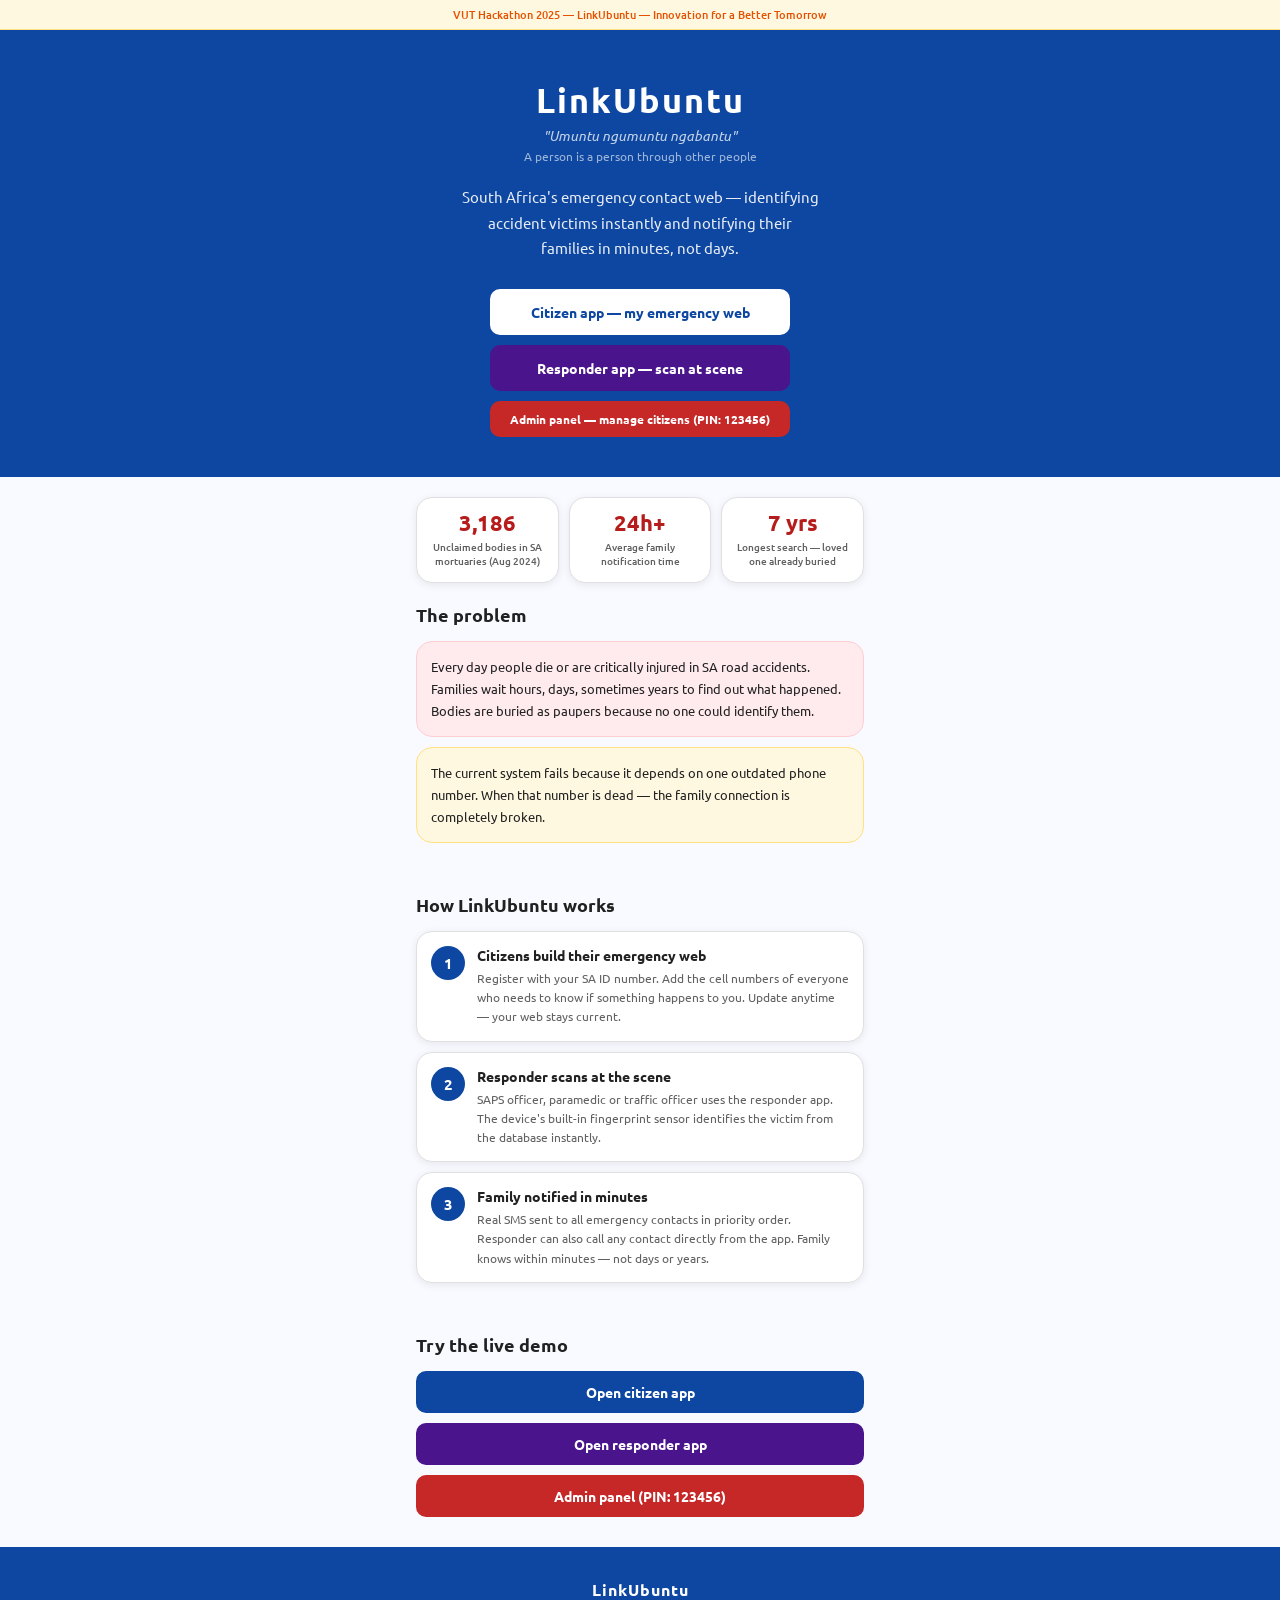
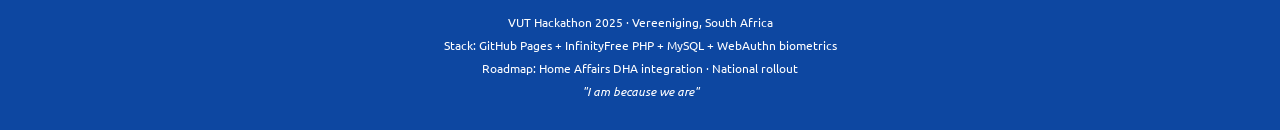
<file: index.html>
<!DOCTYPE html>
<html lang="en">
<head>
  <meta charset="UTF-8"/>
  <meta name="viewport" content="width=device-width,initial-scale=1.0"/>
  <title>LinkUbuntu — Emergency Contact Web</title>
  <link rel="stylesheet" href="css/style.css"/>
  <style>
    .hero{background:var(--blue);color:white;padding:48px 20px 40px;text-align:center;}
    .hero-logo{font-size:34px;font-weight:700;letter-spacing:2px;margin-bottom:4px;}
    .hero-sub{font-size:14px;opacity:.75;font-style:italic;margin-bottom:3px;}
    .hero-trans{font-size:12px;opacity:.6;margin-bottom:20px;}
    .hero-desc{font-size:15px;opacity:.9;line-height:1.7;max-width:360px;margin:0 auto 28px;}
    .hero-btns{display:flex;flex-direction:column;gap:10px;max-width:300px;margin:0 auto;}
    .hero-btn{display:block;padding:14px;border-radius:var(--radius);font-size:14px;font-weight:700;text-decoration:none;font-family:'Ubuntu',sans-serif;text-align:center;}
    .hb-citizen{background:white;color:var(--blue);}
    .hb-resp{background:var(--purple);color:white;}
    .hb-admin{background:var(--red);color:white;font-size:12px;padding:10px;}
    .stat-row{display:flex;gap:10px;padding:20px 16px 0;max-width:480px;margin:0 auto;}
    .stat-card{flex:1;background:white;border:1px solid var(--border);border-radius:var(--radius-lg);padding:14px 10px;text-align:center;box-shadow:var(--shadow);}
    .stat-num{font-size:22px;font-weight:700;color:var(--red-dark);line-height:1;}
    .stat-lbl{font-size:10px;color:var(--gray-mid);margin-top:6px;line-height:1.4;font-weight:500;}
    .section{padding:20px 16px;max-width:480px;margin:0 auto;}
    .section h2{font-size:18px;font-weight:700;margin-bottom:14px;}
    .prob-card{background:var(--red-lt);border:1px solid #FFCDD2;border-radius:var(--radius-lg);padding:14px;margin-bottom:10px;font-size:13px;line-height:1.7;}
    .step-card{background:white;border:1px solid var(--border);border-radius:var(--radius-lg);padding:14px;margin-bottom:10px;display:flex;gap:12px;box-shadow:var(--shadow);}
    .step-num{width:34px;height:34px;border-radius:50%;background:var(--blue);color:white;display:flex;align-items:center;justify-content:center;font-weight:700;font-size:15px;flex-shrink:0;}
    .step-text h3{font-size:14px;font-weight:700;margin-bottom:5px;}
    .step-text p{font-size:12px;color:var(--gray-mid);line-height:1.6;}
    .footer{background:var(--blue);color:white;padding:28px 16px;text-align:center;font-size:12px;line-height:1.9;margin-top:10px;}
    .footer strong{display:block;font-size:16px;font-weight:700;margin-bottom:6px;letter-spacing:1px;}
  </style>
</head>
<body>
<div class="demo-banner">VUT Hackathon 2025 — LinkUbuntu — Innovation for a Better Tomorrow</div>
<div class="hero">
  <div class="hero-logo">LinkUbuntu</div>
  <div class="hero-sub">"Umuntu ngumuntu ngabantu"</div>
  <div class="hero-trans">A person is a person through other people</div>
  <p class="hero-desc">South Africa's emergency contact web — identifying accident victims instantly and notifying their families in minutes, not days.</p>
  <div class="hero-btns">
    <a href="citizen/"   class="hero-btn hb-citizen">Citizen app — my emergency web</a>
    <a href="responder/" class="hero-btn hb-resp">Responder app — scan at scene</a>
    <a href="admin/"     class="hero-btn hb-admin">Admin panel — manage citizens (PIN: 123456)</a>
  </div>
</div>
<div class="stat-row">
  <div class="stat-card"><div class="stat-num">3,186</div><div class="stat-lbl">Unclaimed bodies in SA mortuaries (Aug 2024)</div></div>
  <div class="stat-card"><div class="stat-num">24h+</div><div class="stat-lbl">Average family notification time</div></div>
  <div class="stat-card"><div class="stat-num">7 yrs</div><div class="stat-lbl">Longest search — loved one already buried</div></div>
</div>
<div class="section">
  <h2>The problem</h2>
  <div class="prob-card">Every day people die or are critically injured in SA road accidents. Families wait hours, days, sometimes years to find out what happened. Bodies are buried as paupers because no one could identify them.</div>
  <div class="prob-card" style="background:var(--gold-lt);border-color:#FFE082;">The current system fails because it depends on one outdated phone number. When that number is dead — the family connection is completely broken.</div>
</div>
<div class="section">
  <h2>How LinkUbuntu works</h2>
  <div class="step-card"><div class="step-num">1</div><div class="step-text"><h3>Citizens build their emergency web</h3><p>Register with your SA ID number. Add the cell numbers of everyone who needs to know if something happens to you. Update anytime — your web stays current.</p></div></div>
  <div class="step-card"><div class="step-num">2</div><div class="step-text"><h3>Responder scans at the scene</h3><p>SAPS officer, paramedic or traffic officer uses the responder app. The device's built-in fingerprint sensor identifies the victim from the database instantly.</p></div></div>
  <div class="step-card"><div class="step-num">3</div><div class="step-text"><h3>Family notified in minutes</h3><p>Real SMS sent to all emergency contacts in priority order. Responder can also call any contact directly from the app. Family knows within minutes — not days or years.</p></div></div>
</div>
<div class="section">
  <h2>Try the live demo</h2>
  <a href="citizen/"   class="btn btn-blue" style="display:block;text-decoration:none;text-align:center;margin-bottom:10px;">Open citizen app</a>
  <a href="responder/" style="display:block;text-decoration:none;text-align:center;margin-bottom:10px;" class="btn btn-purple">Open responder app</a>
  <a href="admin/"     style="display:block;text-decoration:none;text-align:center;" class="btn btn-red">Admin panel (PIN: 123456)</a>
</div>
<div class="footer">
  <strong>LinkUbuntu</strong>
  VUT Hackathon 2025 · Vereeniging, South Africa<br/>
  Stack: GitHub Pages + InfinityFree PHP + MySQL + WebAuthn biometrics<br/>
  Roadmap: Home Affairs DHA integration · National rollout<br/>
  <em>"I am because we are"</em>
</div>
</body>
</html>
</file>
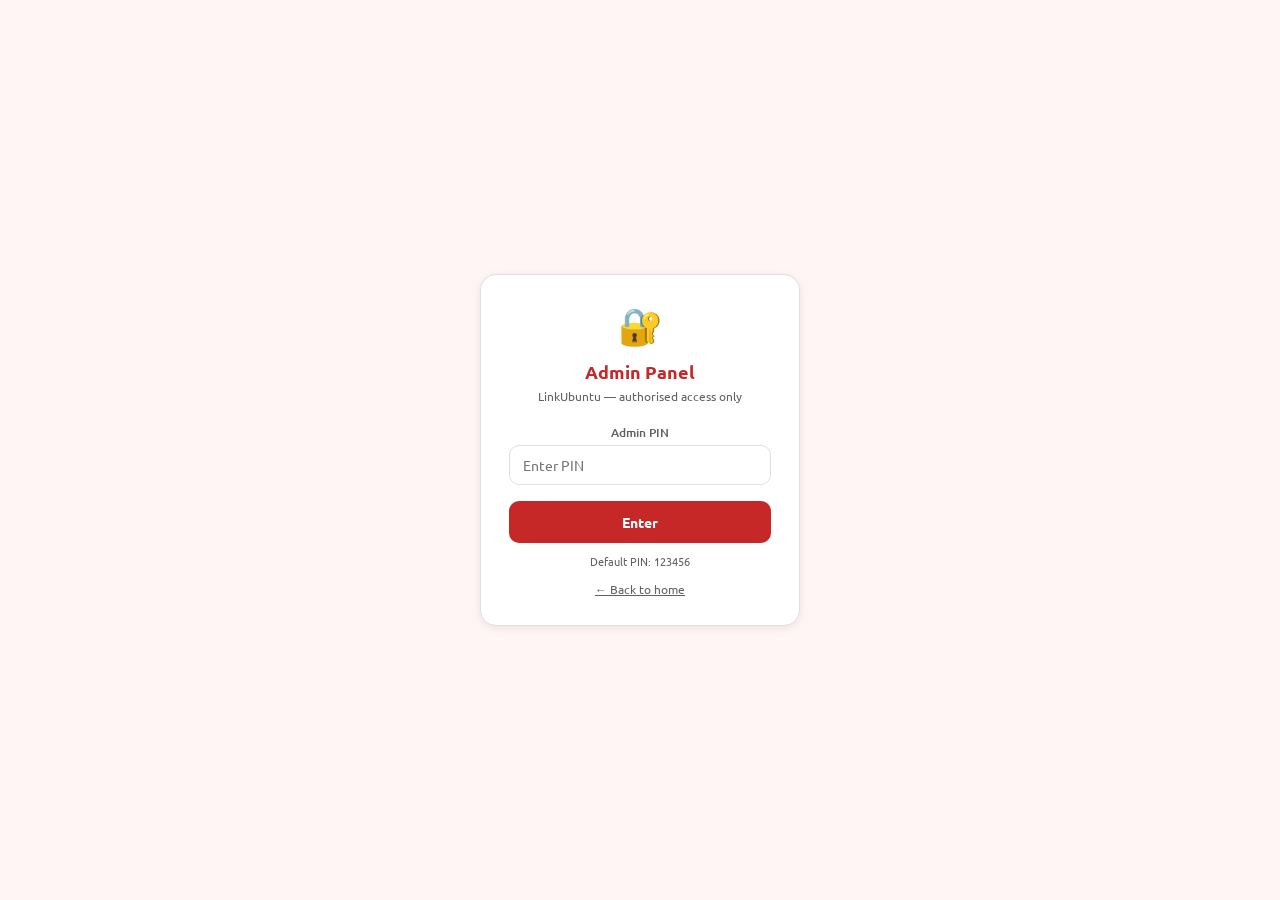
<file: admin/index.html>
<!DOCTYPE html>
<html lang="en">
<head>
  <meta charset="UTF-8"/>
  <meta name="viewport" content="width=device-width,initial-scale=1.0"/>
  <title>LinkUbuntu — Admin</title>
  <link rel="stylesheet" href="../css/style.css"/>
  <style>
    .topbar{background:var(--red);}
    .tab-bar{display:flex;border-bottom:2px solid var(--border);margin-bottom:16px;overflow-x:auto;}
    .tab{padding:10px 14px;font-size:13px;font-weight:500;cursor:pointer;border:none;background:none;color:var(--gray-mid);border-bottom:3px solid transparent;margin-bottom:-2px;font-family:'Ubuntu',sans-serif;white-space:nowrap;}
    .tab.active{color:var(--red);border-bottom-color:var(--red);}
    .tab-pane{display:none;} .tab-pane.active{display:block;}
    .cit-card{background:white;border:1px solid var(--border);border-radius:var(--radius-lg);padding:14px;margin-bottom:10px;}
    .fp-zone{background:#0D1B2A;border-radius:12px;padding:20px;text-align:center;min-height:160px;display:flex;flex-direction:column;align-items:center;justify-content:center;gap:10px;cursor:pointer;margin-bottom:12px;}
    .fp-label{color:#90CAF9;font-size:13px;}
  </style>
</head>
<body>
<div id="toast"></div>

<!-- LOCK -->
<div id="lock" style="min-height:100vh;display:flex;align-items:center;justify-content:center;background:#FFF5F5;">
  <div style="background:white;border:1px solid var(--border);border-radius:var(--radius-lg);padding:28px;max-width:320px;width:90%;text-align:center;box-shadow:var(--shadow);">
    <div style="font-size:36px;margin-bottom:12px;">🔐</div>
    <div style="font-size:18px;font-weight:700;color:var(--red);margin-bottom:4px;">Admin Panel</div>
    <div style="font-size:12px;color:var(--gray-mid);margin-bottom:20px;">LinkUbuntu — authorised access only</div>
    <div class="field-label">Admin PIN</div>
    <input class="field-input" id="pin-inp" type="password" placeholder="Enter PIN" maxlength="6" onkeydown="if(event.key==='Enter')doLogin()"/>
    <button class="btn btn-red" onclick="doLogin()">Enter</button>
    <div style="margin-top:10px;font-size:11px;color:var(--gray-mid);">Default PIN: 123456</div>
    <div style="margin-top:8px;"><a href="../" style="font-size:12px;color:var(--gray-mid);">← Back to home</a></div>
  </div>
</div>

<!-- MAIN -->
<div id="app" style="display:none;">
  <div class="topbar red">
    <div style="flex:1;"><div class="topbar-title">LinkUbuntu Admin</div><div class="topbar-sub">MySQL Database</div></div>
    <button class="back-btn" onclick="doLogout()">Sign out</button>
  </div>
  <div class="content" style="max-width:680px;">
    <div class="tab-bar">
      <button class="tab active" onclick="switchTab('citizens',this)">Citizens</button>
      <button class="tab" onclick="switchTab('responders',this)">Responders</button>
      <button class="tab" onclick="switchTab('logs',this)">Scan logs</button>
    </div>
    <div id="tab-citizens" class="tab-pane active"><div style="display:flex;justify-content:space-between;align-items:center;margin-bottom:14px;"><div style="font-size:15px;font-weight:700;">Registered citizens</div><button class="btn-sm btn-red" onclick="openCitModal(null)">+ Add citizen</button></div><div id="cit-list"><div class="spinner"></div></div></div>
    <div id="tab-responders" class="tab-pane"><div style="display:flex;justify-content:space-between;align-items:center;margin-bottom:14px;"><div style="font-size:15px;font-weight:700;">Authorised responders</div><button class="btn-sm btn-red" onclick="openRespModal()">+ Add responder</button></div><div id="resp-list"><div class="spinner"></div></div></div>
    <div id="tab-logs" class="tab-pane"><div style="font-size:15px;font-weight:700;margin-bottom:14px;">Scan audit logs</div><div id="log-list"><div class="spinner"></div></div></div>
  </div>
</div>

<!-- CITIZEN MODAL -->
<div class="modal-overlay" id="cit-modal">
  <div class="modal">
    <div style="font-size:16px;font-weight:700;margin-bottom:14px;" id="cit-modal-title">Add citizen</div>
    <div style="display:flex;justify-content:center;margin-bottom:12px;"><div class="photo-upload-area" id="photo-prev" onclick="document.getElementById('photo-file').click()"><span>📷</span></div><input type="file" id="photo-file" accept="image/*" style="display:none;" onchange="prevPhoto(this)"/></div>
    <div style="text-align:center;font-size:11px;color:var(--gray-mid);margin-bottom:14px;">Tap to upload photo</div>
    <div class="field-label">SA ID number * (13 digits)</div>
    <input class="field-input" id="c-id" placeholder="e.g. 9001015800082" maxlength="13" inputmode="numeric"/>
    <div class="field-label">Full name *</div><input class="field-input" id="c-name" placeholder="Full name"/>
    <div class="field-label">Phone number *</div><input class="field-input" id="c-phone" placeholder="e.g. 0821234567" inputmode="tel"/>
    <div style="background:var(--gold-lt);border-radius:8px;padding:10px;margin-bottom:12px;font-size:11px;line-height:1.6;">Medical info is optional — in production this comes from Home Affairs</div>
    <div class="field-label">Blood type</div>
    <select class="field-input" id="c-blood"><option value="">Not specified</option><option>A+</option><option>A-</option><option>B+</option><option>B-</option><option>AB+</option><option>AB-</option><option>O+</option><option>O-</option></select>
    <div class="field-label">Allergies</div><input class="field-input" id="c-allergy" placeholder="e.g. Penicillin, None"/>
    <div class="field-label">Medical condition</div><input class="field-input" id="c-cond" placeholder="e.g. Diabetic, None"/>
    <div style="display:flex;gap:8px;margin-top:4px;">
      <button class="btn btn-red" style="flex:1;" onclick="saveCitizen()">Save</button>
      <button class="btn-outline" style="flex:1;margin-top:0;" onclick="closeModal('cit-modal')">Cancel</button>
    </div>
  </div>
</div>

<!-- FP MODAL -->
<div class="modal-overlay" id="fp-modal">
  <div class="modal">
    <div style="font-size:16px;font-weight:700;margin-bottom:6px;">Enrol fingerprint</div>
    <div style="font-size:13px;color:var(--gray-mid);margin-bottom:14px;" id="fp-cit-name">—</div>
    <div class="fp-zone" onclick="startEnrol()">
      <div class="scan-ring"><div class="scan-inner">👆</div></div>
      <div class="fp-label" id="fp-label">Tap to start fingerprint enrolment</div>
    </div>
    <div id="fp-status" style="font-size:12px;color:var(--gray-mid);text-align:center;min-height:18px;margin-bottom:10px;"></div>
    <div id="fp-ok" style="display:none;" class="card"><div style="color:var(--green);font-weight:700;">✓ Fingerprint enrolled</div><div style="font-size:11px;color:var(--gray-mid);margin-top:4px;">Saved to MySQL. This citizen can now be identified by the responder app.</div></div>
    <button class="btn-outline" onclick="closeFP()">Close</button>
  </div>
</div>

<!-- RESPONDER MODAL -->
<div class="modal-overlay" id="resp-modal">
  <div class="modal">
    <div style="font-size:16px;font-weight:700;margin-bottom:14px;">Add responder</div>
    <div class="field-label">Employee / badge number *</div><input class="field-input" id="r-emp" placeholder="e.g. SAPS-20241891"/>
    <div class="field-label">Full name *</div><input class="field-input" id="r-name" placeholder="Officer full name"/>
    <div class="field-label">Role</div>
    <select class="field-input" id="r-role"><option>SAPS Officer</option><option>Paramedic / EMS</option><option>Traffic Officer</option><option>Forensic Pathologist</option></select>
    <div class="field-label">Contact phone</div><input class="field-input" id="r-phone" placeholder="Officer phone number"/>
    <div style="display:flex;gap:8px;margin-top:4px;">
      <button class="btn btn-red" style="flex:1;" onclick="saveResp()">Save</button>
      <button class="btn-outline" style="flex:1;margin-top:0;" onclick="closeModal('resp-modal')">Cancel</button>
    </div>
  </div>
</div>

<script src="../js/api.js"></script>
<script>
let editID=null, photoFile=null, fpCitID=null;

async function doLogin(){
    const pin=document.getElementById('pin-inp').value;
    const r=await verifyAdminPin(pin);
    if(r.success){document.getElementById('lock').style.display='none';document.getElementById('app').style.display='block';loadCitizens();}
    else showToast('Wrong PIN','error');
}
function doLogout(){document.getElementById('lock').style.display='flex';document.getElementById('app').style.display='none';document.getElementById('pin-inp').value='';}
document.getElementById('pin-inp').addEventListener('keydown',e=>{if(e.key==='Enter')doLogin();});

function switchTab(name,btn){
    document.querySelectorAll('.tab').forEach(t=>t.classList.remove('active'));
    document.querySelectorAll('.tab-pane').forEach(p=>p.classList.remove('active'));
    btn.classList.add('active');
    document.getElementById('tab-'+name).classList.add('active');
    if(name==='citizens')   loadCitizens();
    if(name==='responders') loadResponders();
    if(name==='logs')       loadLogs();
}

async function loadCitizens(){
    const list=document.getElementById('cit-list');
    list.innerHTML='<div class="spinner"></div>';
    const r=await getAllCitizens();
    if(!r.success){list.innerHTML='<div style="color:red;font-size:13px;">Error: '+r.error+'</div>';return;}
    if(!r.data.length){list.innerHTML='<div class="hint" style="padding:24px;">No citizens yet. Click + Add citizen.</div>';return;}
    list.innerHTML='';
    r.data.forEach(c=>{
        const card=document.createElement('div'); card.className='cit-card';
        const av=c.photo_url?`<img src="${c.photo_url}" style="width:100%;height:100%;object-fit:cover;border-radius:50%;">`:(c.initials||'?');
        card.innerHTML=`
          <div style="display:flex;align-items:center;gap:12px;">
            <div class="avatar lg">${av}</div>
            <div style="flex:1;">
              <div style="font-size:15px;font-weight:700;">${c.full_name}</div>
              <div style="font-size:11px;color:var(--gray-mid);">ID: ${c.id_number} · ${c.phone}</div>
              <div style="font-size:11px;color:var(--gray-mid);margin-top:3px;">Blood: ${c.blood_type||'—'} · Allergy: ${c.allergies||'—'} · Cond: ${c.medical_condition||'—'}</div>
            </div>
            <div style="display:flex;flex-direction:column;gap:6px;flex-shrink:0;">
              <button class="btn-sm" style="background:var(--blue-lt);color:var(--blue);" onclick="openCitModal('${c.id_number}')">Edit</button>
              <button class="btn-sm" style="background:var(--purple-lt);color:var(--purple);" onclick="openFP('${c.id_number}','${c.full_name}')">Enrol FP</button>
              <button class="btn-sm" style="background:var(--red-lt);color:var(--red-dark);" onclick="delCit('${c.id_number}','${c.full_name}')">Delete</button>
            </div>
          </div>`;
        list.appendChild(card);
    });
}

async function openCitModal(id){
    editID=id; photoFile=null;
    document.getElementById('cit-modal-title').textContent=id?'Edit citizen':'Add citizen';
    document.getElementById('photo-prev').innerHTML='<span>📷</span>';
    ['c-id','c-name','c-phone','c-allergy','c-cond'].forEach(k=>document.getElementById(k).value='');
    document.getElementById('c-blood').value='';
    document.getElementById('c-id').readOnly=!!id;
    if(id){
        const r=await getCitizen(id);
        if(r.success){
            const c=r.data;
            document.getElementById('c-id').value=c.id_number;
            document.getElementById('c-name').value=c.full_name;
            document.getElementById('c-phone').value=c.phone;
            document.getElementById('c-blood').value=c.blood_type||'';
            document.getElementById('c-allergy').value=c.allergies||'';
            document.getElementById('c-cond').value=c.medical_condition||'';
            if(c.photo_url) document.getElementById('photo-prev').innerHTML=`<img src="${c.photo_url}" style="width:100%;height:100%;object-fit:cover;">`;
        }
    }
    openModal('cit-modal');
}

function prevPhoto(inp){
    if(!inp.files[0])return; photoFile=inp.files[0];
    const rd=new FileReader(); rd.onload=e=>document.getElementById('photo-prev').innerHTML=`<img src="${e.target.result}" style="width:100%;height:100%;object-fit:cover;">`; rd.readAsDataURL(photoFile);
}

async function saveCitizen(){
    const id=document.getElementById('c-id').value.trim();
    const nm=document.getElementById('c-name').value.trim();
    const ph=document.getElementById('c-phone').value.trim();
    if(id.length!==13){showToast('SA ID must be 13 digits','error');return;}
    if(!nm){showToast('Name required','error');return;}
    if(!ph){showToast('Phone required','error');return;}
    const data={id_number:id,full_name:nm,phone:ph,
        blood_type:document.getElementById('c-blood').value||null,
        allergies:document.getElementById('c-allergy').value||null,
        medical_condition:document.getElementById('c-cond').value||null};
    const r=editID?await updateCitizen(editID,data):await addCitizen(data);
    if(!r.success){showToast(r.error,'error');return;}
    if(photoFile){showToast('Uploading photo...');await uploadCitizenPhoto(id,photoFile);}
    showToast(editID?'Updated ✓':'Added ✓','success');
    closeModal('cit-modal'); loadCitizens();
}

async function delCit(id,name){
    if(!confirm('Delete '+name+'? This removes all their contacts and fingerprint.'))return;
    await deleteCitizenById(id); showToast('Deleted','success'); loadCitizens();
}

function openFP(id,name){
    fpCitID=id;
    document.getElementById('fp-cit-name').textContent='Citizen: '+name;
    document.getElementById('fp-label').textContent='Tap to start fingerprint enrolment';
    document.getElementById('fp-status').textContent='';
    document.getElementById('fp-ok').style.display='none';
    openModal('fp-modal');
}

async function startEnrol(){
    document.getElementById('fp-label').textContent='Waiting for fingerprint...';
    document.getElementById('fp-status').textContent='Place finger on device sensor when prompted';
    try{
        const r=await enrolFingerprint(fpCitID);
        if(r.success){document.getElementById('fp-label').textContent='✓ Done';document.getElementById('fp-ok').style.display='block';document.getElementById('fp-status').textContent='';showToast('Fingerprint enrolled ✓','success');loadCitizens();}
        else{document.getElementById('fp-status').textContent='Error: '+r.error;document.getElementById('fp-label').textContent='Tap to try again';}
    }catch(e){document.getElementById('fp-status').textContent='Error: '+e.message;document.getElementById('fp-label').textContent='Tap to try again';showToast(e.message,'error');}
}
function closeFP(){closeModal('fp-modal');}

async function loadResponders(){
    const list=document.getElementById('resp-list'); list.innerHTML='<div class="spinner"></div>';
    const r=await getAllResponders();
    if(!r.success||!r.data.length){list.innerHTML='<div class="hint" style="padding:24px;">No responders yet.</div>';return;}
    list.innerHTML='';
    r.data.forEach(resp=>{
        const card=document.createElement('div'); card.className='card';
        card.innerHTML=`<div style="display:flex;align-items:center;gap:12px;"><div class="avatar" style="background:var(--purple-lt);color:var(--purple);">${resp.full_name.substring(0,2).toUpperCase()}</div><div style="flex:1;"><div style="font-size:14px;font-weight:700;">${resp.full_name}</div><div style="font-size:11px;color:var(--gray-mid);">${resp.role} · ${resp.employee_number} · ${resp.phone||'—'}</div></div><button class="btn-sm" style="background:var(--red-lt);color:var(--red-dark);" onclick="delResp('${resp.employee_number}','${resp.full_name}')">Remove</button></div>`;
        list.appendChild(card);
    });
}
function openRespModal(){openModal('resp-modal');}
async function saveResp(){
    const emp=document.getElementById('r-emp').value.trim(), nm=document.getElementById('r-name').value.trim();
    if(!emp||!nm){showToast('Employee number and name required','error');return;}
    const r=await addResponder({employee_number:emp,full_name:nm,role:document.getElementById('r-role').value,phone:document.getElementById('r-phone').value.trim()});
    if(!r.success){showToast(r.error,'error');return;}
    showToast('Responder added ✓','success'); closeModal('resp-modal'); loadResponders();
}
async function delResp(id,name){
    if(!confirm('Remove '+name+'?'))return;
    await deleteResponder(id); showToast('Removed','success'); loadResponders();
}

async function loadLogs(){
    const list=document.getElementById('log-list'); list.innerHTML='<div class="spinner"></div>';
    const r=await getScanLogs();
    if(!r.success||!r.data.length){list.innerHTML='<div class="hint" style="padding:24px;">No scans yet.</div>';return;}
    list.innerHTML='';
    r.data.forEach(log=>{
        const card=document.createElement('div'); card.className='card'; card.style.fontSize='12px';
        const ts=log.scanned_at?new Date(log.scanned_at).toLocaleString('en-ZA'):'—';
        card.innerHTML=`<div style="font-weight:700;margin-bottom:6px;">${log.citizen_name||'Unknown'} <span class="tag tag-green">${log.match_method||'WebAuthn'}</span></div><div style="color:var(--gray-mid);line-height:1.9;">Responder: ${log.responder_name||'—'} (${log.responder_role||'—'})<br/>Time: ${ts}<br/>GPS: ${log.gps_location||'—'}<br/>Contacts notified: ${log.contacts_notified||0}${log.message_sent?'<br/>Message: '+log.message_sent:''}</div>`;
        list.appendChild(card);
    });
}

function openModal(id){document.getElementById(id).classList.add('open');}
function closeModal(id){document.getElementById(id).classList.remove('open');}
document.querySelectorAll('.modal-overlay').forEach(o=>o.addEventListener('click',e=>{if(e.target===o)o.classList.remove('open');}));
</script>
</body>
</html>
</file>
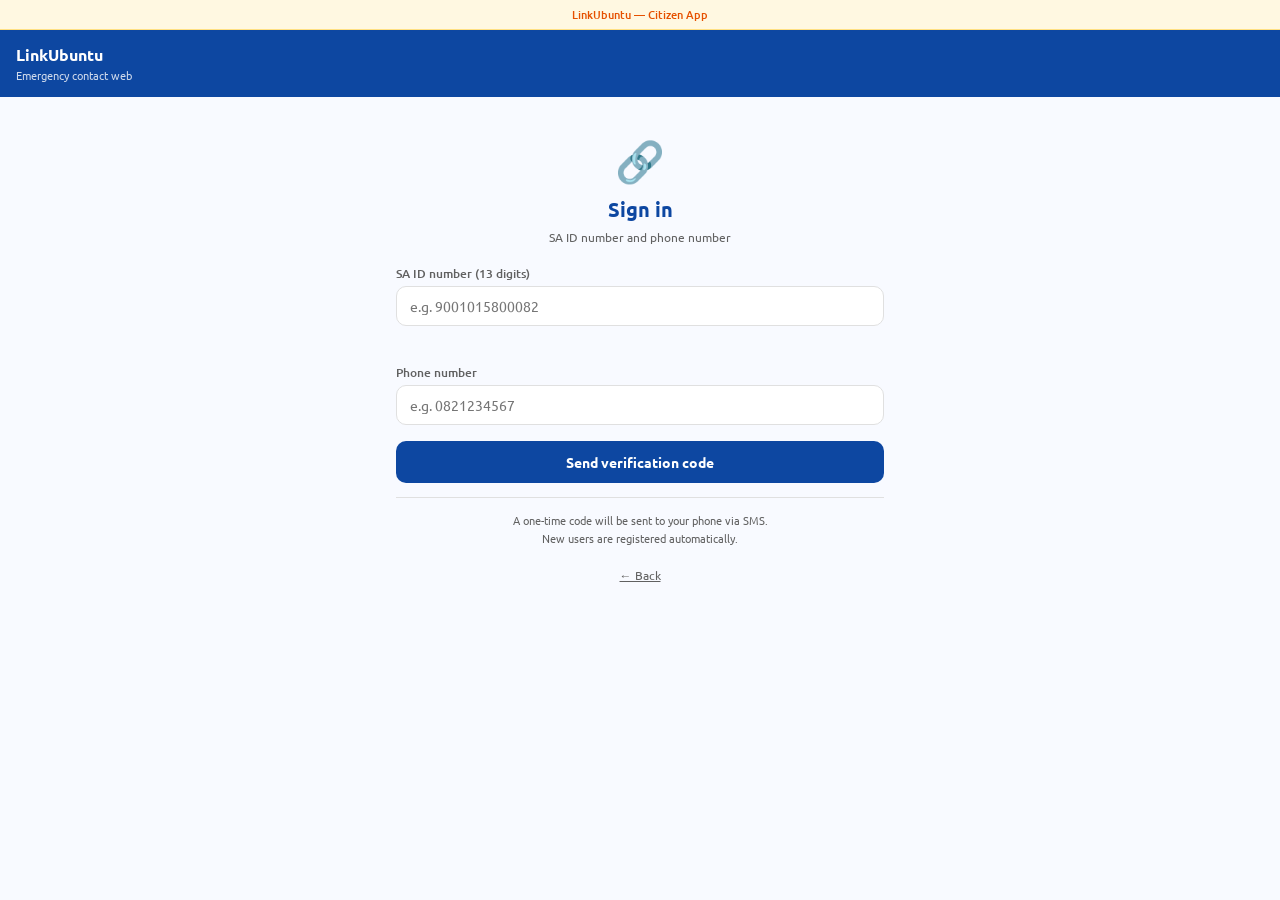
<file: citizen/index.html>
<!DOCTYPE html>
<html lang="en">
<head>
  <meta charset="UTF-8"/>
  <meta name="viewport" content="width=device-width,initial-scale=1.0"/>
  <title>LinkUbuntu — My Profile</title>
  <link rel="stylesheet" href="../css/style.css"/>
</head>
<body>
<div id="toast"></div>
<div class="demo-banner">LinkUbuntu — Citizen App</div>

<!-- LOGIN -->
<div id="s-login" class="screen active">
  <div class="topbar"><div><div class="topbar-title">LinkUbuntu</div><div class="topbar-sub">Emergency contact web</div></div></div>
  <div class="content">
    <div style="text-align:center;padding:24px 0 20px;"><div style="font-size:40px;margin-bottom:10px;">🔗</div><div style="font-size:20px;font-weight:700;color:var(--blue);">Sign in</div><div style="font-size:12px;color:var(--gray-mid);margin-top:6px;">SA ID number and phone number</div></div>
    <div class="field-label">SA ID number (13 digits)</div>
    <input class="field-input" id="l-id" placeholder="e.g. 9001015800082" maxlength="13" inputmode="numeric" oninput="onID(this.value)"/>
    <div id="l-hint" style="font-size:12px;min-height:18px;margin-bottom:8px;"></div>
    <div class="field-label">Phone number</div>
    <input class="field-input" id="l-phone" placeholder="e.g. 0821234567" inputmode="tel"/>
    <button class="btn btn-blue" onclick="reqOTP()">Send verification code</button>
    <div class="divider"></div>
    <div class="hint">A one-time code will be sent to your phone via SMS.<br/>New users are registered automatically.</div>
    <div style="margin-top:16px;text-align:center;"><a href="../" style="font-size:12px;color:var(--gray-mid);">← Back</a></div>
  </div>
</div>

<!-- OTP -->
<div id="s-otp" class="screen">
  <div class="topbar"><div><div class="topbar-title">Verify phone</div><div class="topbar-sub">One-time PIN</div></div></div>
  <div class="content">
    <div style="text-align:center;padding:20px 0 16px;"><div style="font-size:13px;color:var(--gray-mid);">Code sent to</div><div id="otp-ph" style="font-size:17px;font-weight:700;color:var(--blue);margin-top:6px;"></div></div>
    <div class="otp-row"><div class="otp-box" id="ob1">—</div><div class="otp-box" id="ob2">—</div><div class="otp-box" id="ob3">—</div><div class="otp-box" id="ob4">—</div><div class="otp-box" id="ob5">—</div></div>
    <input class="field-input" id="otp-inp" placeholder="Type code here" maxlength="5" inputmode="numeric" style="text-align:center;font-size:20px;font-family:'Ubuntu Mono',monospace;letter-spacing:8px;" oninput="onOTP(this.value)"/>
    <button class="btn btn-blue" onclick="verOTP()">Confirm code</button>
    <button class="btn-outline" onclick="show('s-login')">Back</button>
    <div id="otp-err" style="color:var(--red-dark);font-size:12px;text-align:center;min-height:18px;margin-top:6px;"></div>
    <div id="demo-hint" style="display:none;background:var(--gold-lt);border-radius:8px;padding:10px;font-size:12px;color:#E65100;margin-top:10px;text-align:center;">Demo: OTP code is <strong id="demo-code">—</strong></div>
  </div>
</div>

<!-- PROFILE -->
<div id="s-profile" class="screen">
  <div class="topbar"><div><div class="topbar-title" id="p-title">Profile</div><div class="topbar-sub">LinkUbuntu</div></div></div>
  <div class="content">
    <div style="display:flex;align-items:center;gap:14px;margin-bottom:16px;">
      <div style="position:relative;">
        <div class="avatar xl" id="p-av" style="cursor:pointer;" onclick="document.getElementById('ph-inp').click()">?</div>
        <input type="file" id="ph-inp" accept="image/*" style="display:none;" onchange="doPhoto(this)"/>
        <div style="position:absolute;bottom:0;right:0;background:var(--blue);border-radius:50%;width:22px;height:22px;display:flex;align-items:center;justify-content:center;font-size:12px;cursor:pointer;" onclick="document.getElementById('ph-inp').click()">📷</div>
      </div>
      <div><div style="font-size:19px;font-weight:700;" id="p-name">—</div><div style="font-size:12px;color:var(--gray-mid);margin:3px 0;" id="p-sub">—</div><span class="tag tag-blue">Verified</span></div>
    </div>
    <div class="card">
      <div style="display:flex;justify-content:space-between;align-items:center;margin-bottom:10px;"><div class="section-title" style="margin:0;">Medical info (optional)</div><button class="btn-sm" style="background:var(--blue-lt);color:var(--blue);" onclick="togMed()">Edit</button></div>
      <div id="med-view" style="display:flex;gap:0;">
        <div style="flex:1;text-align:center;"><div style="font-size:10px;color:var(--gray-mid);margin-bottom:4px;">Blood</div><div style="font-size:20px;font-weight:700;color:var(--blue);" id="v-blood">—</div></div>
        <div style="width:1px;background:var(--border);"></div>
        <div style="flex:1;text-align:center;padding:0 8px;"><div style="font-size:10px;color:var(--gray-mid);margin-bottom:4px;">Allergies</div><div style="font-size:12px;font-weight:700;color:var(--red-dark);" id="v-allergy">—</div></div>
        <div style="width:1px;background:var(--border);"></div>
        <div style="flex:1;text-align:center;"><div style="font-size:10px;color:var(--gray-mid);margin-bottom:4px;">Condition</div><div style="font-size:12px;font-weight:700;color:var(--gray-mid);" id="v-cond">—</div></div>
      </div>
      <div id="med-edit" style="display:none;margin-top:12px;">
        <div class="field-label">Blood type</div>
        <select class="field-input" id="e-blood"><option value="">Not specified</option><option>A+</option><option>A-</option><option>B+</option><option>B-</option><option>AB+</option><option>AB-</option><option>O+</option><option>O-</option></select>
        <div class="field-label">Allergies</div><input class="field-input" id="e-allergy" placeholder="e.g. Penicillin, None"/>
        <div class="field-label">Condition</div><input class="field-input" id="e-cond" placeholder="e.g. Diabetic, None"/>
        <button class="btn btn-blue" onclick="saveMed()">Save</button>
        <button class="btn-outline" onclick="togMed()">Cancel</button>
      </div>
    </div>
    <div style="display:flex;justify-content:space-between;align-items:center;margin-bottom:10px;">
      <div class="section-title" style="margin:0;">My emergency web</div>
      <button class="btn btn-blue btn-sm" style="font-size:11px;padding:5px 12px;" onclick="show('s-add')">+ Add</button>
    </div>
    <div id="ct-list"><div class="hint">Loading...</div></div>
    <button class="btn-outline" onclick="signOut()" style="margin-top:16px;">Sign out</button>
  </div>
</div>

<!-- ADD CONTACT -->
<div id="s-add" class="screen">
  <div class="topbar"><button class="back-btn" onclick="show('s-profile')">← Back</button><div style="flex:1;margin-left:10px;"><div class="topbar-title">Add emergency contact</div></div></div>
  <div class="content">
    <div style="background:var(--blue-lt);border-radius:8px;padding:12px;font-size:12px;color:var(--blue);margin-bottom:16px;line-height:1.6;">Add anyone whose number must be called if you are in an emergency. They do not need the app.</div>
    <div class="field-label">Contact name *</div><input class="field-input" id="nc-name" placeholder="e.g. Nomsa Nkosi"/>
    <div class="field-label">Cell phone number *</div><input class="field-input" id="nc-phone" placeholder="e.g. 0821234567" inputmode="tel"/>
    <div class="field-label">Relationship</div>
    <select class="field-input" id="nc-rel"><option>Spouse / partner</option><option>Parent</option><option>Child</option><option>Sibling</option><option>Close friend</option><option>Employer</option><option>Doctor / clinic</option><option>Other family</option></select>
    <div class="field-label">Notify priority</div>
    <select class="field-input" id="nc-pri"><option value="1">Priority 1 — first to be called</option><option value="2">Priority 2 — second</option><option value="3">Priority 3 — third</option></select>
    <button class="btn btn-blue" onclick="addCt()">Add to my emergency web</button>
    <button class="btn-outline" onclick="show('s-profile')">Cancel</button>
  </div>
</div>

<script src="../js/api.js"></script>
<script>
let curID=null, curPhone=null;
function show(id){document.querySelectorAll('.screen').forEach(s=>s.classList.remove('active'));document.getElementById(id).classList.add('active');window.scrollTo(0,0);}
function onID(v){const h=document.getElementById('l-hint');if(v.length===13){h.textContent='✓ Ready';h.style.color='var(--green)';}else if(v.length>0){h.textContent=(13-v.length)+' remaining';h.style.color='var(--gray-mid)';}else h.textContent='';}
async function reqOTP(){
    const id=document.getElementById('l-id').value.trim(), ph=document.getElementById('l-phone').value.trim();
    if(id.length!==13){showToast('Enter 13-digit SA ID','error');return;}
    if(!ph){showToast('Enter phone number','error');return;}
    curID=id; curPhone=ph; showToast('Sending code...');
    const r=await sendOTPAPI(ph);
    document.getElementById('otp-ph').textContent=ph;
    document.getElementById('otp-inp').value='';
    document.getElementById('otp-err').textContent='';
    ['ob1','ob2','ob3','ob4','ob5'].forEach(b=>{document.getElementById(b).textContent='—';document.getElementById(b).classList.remove('filled');});
    if(r.demo_code){document.getElementById('demo-hint').style.display='block';document.getElementById('demo-code').textContent=r.demo_code;showToast('Demo: see code below','warning');}
    else{document.getElementById('demo-hint').style.display='none';showToast('Code sent ✓','success');}
    show('s-otp');
}
function onOTP(v){['ob1','ob2','ob3','ob4','ob5'].forEach((id,i)=>{const b=document.getElementById(id);if(v[i]){b.textContent=v[i];b.classList.add('filled');}else{b.textContent='—';b.classList.remove('filled');}});}
async function verOTP(){
    const code=document.getElementById('otp-inp').value.trim();
    if(code.length!==5){document.getElementById('otp-err').textContent='Enter 5-digit code';return;}
    const r=await verifyOTPAPI(curPhone,code);
    if(!r.valid){document.getElementById('otp-err').textContent='Wrong or expired code';return;}
    const chk=await getCitizen(curID);
    if(!chk.success) await addCitizen({id_number:curID,full_name:'New User',phone:curPhone});
    await loadProfile(); show('s-profile');
}
async function loadProfile(){
    const r=await getCitizen(curID); if(!r.success)return; const c=r.data;
    document.getElementById('p-title').textContent=(c.full_name||'').split(' ')[0]||'Profile';
    document.getElementById('p-name').textContent=c.full_name||'Unknown';
    document.getElementById('p-sub').textContent='ID: '+curID+' · '+c.phone;
    document.getElementById('v-blood').textContent=c.blood_type||'—';
    document.getElementById('v-allergy').textContent=c.allergies||'—';
    document.getElementById('v-cond').textContent=c.medical_condition||'—';
    document.getElementById('e-blood').value=c.blood_type||'';
    document.getElementById('e-allergy').value=c.allergies||'';
    document.getElementById('e-cond').value=c.medical_condition||'';
    const av=document.getElementById('p-av');
    if(c.photo_url) av.innerHTML=`<img src="${c.photo_url}" style="width:100%;height:100%;object-fit:cover;border-radius:50%;"/>`;
    else av.textContent=c.initials||(c.full_name||'?').substring(0,2).toUpperCase();
    loadContacts();
}
async function loadContacts(){
    const list=document.getElementById('ct-list'); list.innerHTML='<div class="hint">Loading...</div>';
    const r=await getContacts(curID);
    if(!r.success||!r.data.length){list.innerHTML='<div class="hint" style="padding:16px 0;">No contacts yet — tap + Add</div>';return;}
    r.data.sort((a,b)=>(a.priority||3)-(b.priority||3));
    const pc={1:'var(--blue)',2:'var(--green)',3:'var(--gold)'}; list.innerHTML='';
    r.data.forEach(c=>{
        const row=document.createElement('div'); row.className='contact-row';
        row.innerHTML=`<div class="pri-dot" style="background:${pc[c.priority]||'#9E9E9E'};"></div><div style="flex:1;"><div style="font-size:14px;font-weight:700;">${c.name}</div><div style="font-size:11px;color:var(--gray-mid);">${c.relationship} · ${c.phone}</div></div><div style="display:flex;gap:5px;"><a href="tel:${c.phone}" class="call-btn" style="text-decoration:none;">📞</a><button style="background:var(--red-lt);color:var(--red-dark);border:none;border-radius:6px;padding:5px 10px;font-size:11px;cursor:pointer;" onclick="rmCt(${c.id},'${c.name}')">Remove</button></div>`;
        list.appendChild(row);
    });
}
async function doPhoto(inp){if(!inp.files[0])return;showToast('Uploading...');const r=await uploadCitizenPhoto(curID,inp.files[0]);if(r.success){document.getElementById('p-av').innerHTML=`<img src="${r.photo_url}" style="width:100%;height:100%;object-fit:cover;border-radius:50%;"/>`;showToast('Photo updated ✓','success');}}
function togMed(){const v=document.getElementById('med-view'),e=document.getElementById('med-edit');v.style.display=v.style.display==='none'?'flex':'none';e.style.display=e.style.display==='none'?'block':'none';}
async function saveMed(){const r=await updateMedical(curID,{blood_type:document.getElementById('e-blood').value,allergies:document.getElementById('e-allergy').value,medical_condition:document.getElementById('e-cond').value});if(r.success){document.getElementById('v-blood').textContent=document.getElementById('e-blood').value||'—';document.getElementById('v-allergy').textContent=document.getElementById('e-allergy').value||'—';document.getElementById('v-cond').textContent=document.getElementById('e-cond').value||'—';togMed();showToast('Saved ✓','success');}}
async function addCt(){const nm=document.getElementById('nc-name').value.trim(),ph=document.getElementById('nc-phone').value.trim();if(!nm){showToast('Name required','error');return;}if(!ph){showToast('Phone required','error');return;}const r=await addContactAPI(curID,{name:nm,phone:ph,relationship:document.getElementById('nc-rel').value,priority:parseInt(document.getElementById('nc-pri').value)});if(r.success){showToast('Contact added ✓','success');show('s-profile');loadContacts();}else showToast(r.error,'error');}
async function rmCt(id,name){if(!confirm('Remove '+name+'?'))return;await removeContactAPI(id);showToast('Removed','success');loadContacts();}
function signOut(){curID=null;curPhone=null;document.getElementById('l-id').value='';document.getElementById('l-phone').value='';show('s-login');}
</script>
</body>
</html>
</file>
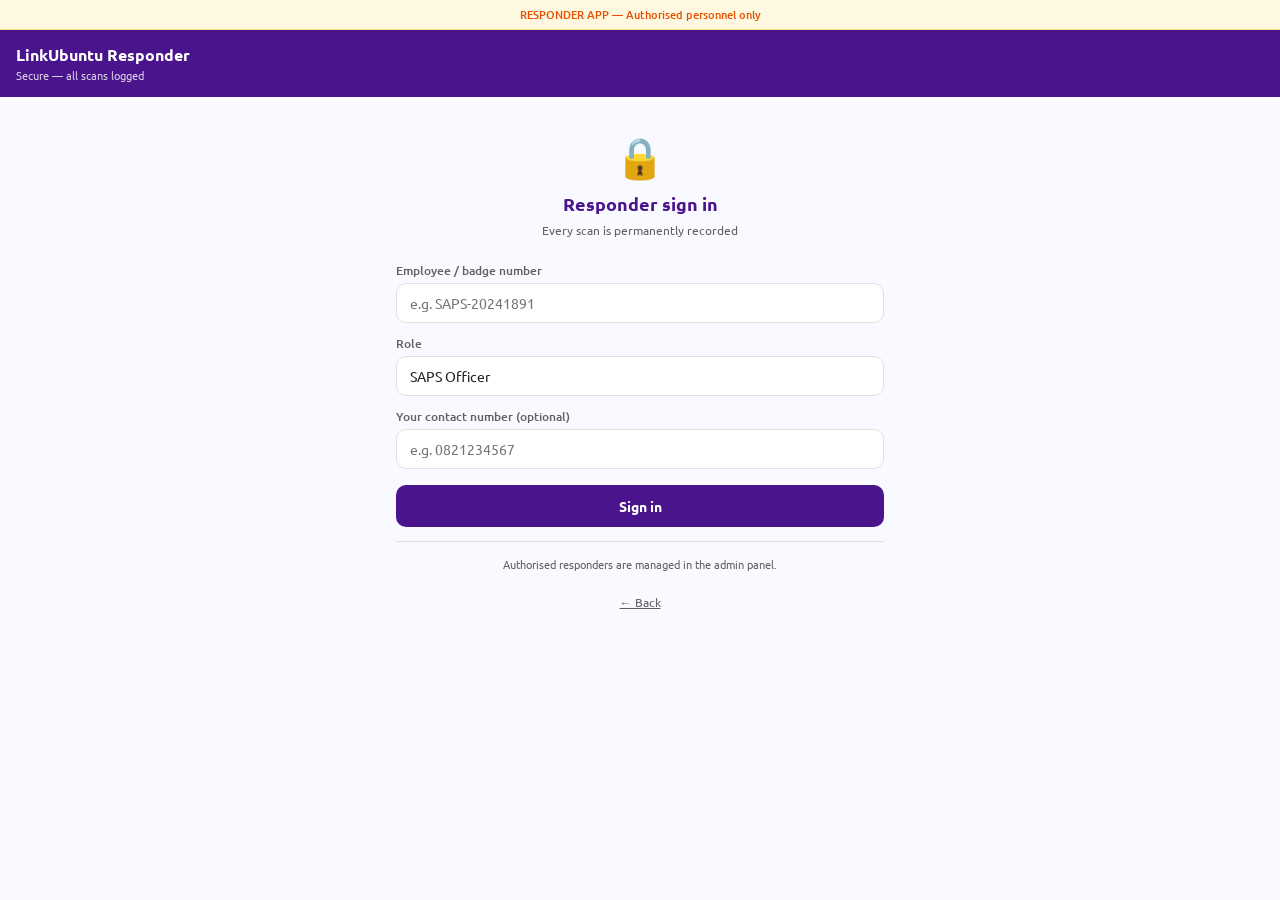
<file: responder/index.html>
<!DOCTYPE html>
<html lang="en">
<head>
  <meta charset="UTF-8"/>
  <meta name="viewport" content="width=device-width,initial-scale=1.0"/>
  <title>LinkUbuntu — Responder</title>
  <link rel="stylesheet" href="../css/style.css"/>
  <style>
    .topbar{background:var(--purple);}
    .btn-blue{background:var(--purple);} .btn-blue:hover{background:var(--purple-mid);}
    .field-input:focus{border-color:var(--purple);}
  </style>
</head>
<body>
<div id="toast"></div>
<div class="demo-banner">RESPONDER APP — Authorised personnel only</div>

<!-- LOGIN -->
<div id="r-login" class="screen active">
  <div class="topbar"><div><div class="topbar-title">LinkUbuntu Responder</div><div class="topbar-sub">Secure — all scans logged</div></div></div>
  <div class="content">
    <div style="text-align:center;padding:20px 0 24px;"><div style="font-size:40px;margin-bottom:10px;">🔒</div><div style="font-size:18px;font-weight:700;color:var(--purple);">Responder sign in</div><div style="font-size:12px;color:var(--gray-mid);margin-top:6px;">Every scan is permanently recorded</div></div>
    <div class="field-label">Employee / badge number</div><input class="field-input" id="r-emp" placeholder="e.g. SAPS-20241891"/>
    <div class="field-label">Role</div>
    <select class="field-input" id="r-role"><option>SAPS Officer</option><option>Paramedic / EMS</option><option>Traffic Officer</option><option>Forensic Pathologist</option></select>
    <div class="field-label">Your contact number (optional)</div><input class="field-input" id="r-ph" placeholder="e.g. 0821234567" inputmode="tel"/>
    <button class="btn btn-blue" onclick="doLogin()">Sign in</button>
    <div class="divider"></div>
    <div class="hint">Authorised responders are managed in the admin panel.</div>
    <div style="margin-top:16px;text-align:center;"><a href="../" style="font-size:12px;color:var(--gray-mid);">← Back</a></div>
  </div>
</div>

<!-- SCAN -->
<div id="r-scan" class="screen">
  <div class="topbar"><div><div class="topbar-title">Scan fingerprint</div><div class="topbar-sub" id="r-sub">Officer</div></div></div>
  <div class="content">
    <div class="card" style="display:flex;align-items:center;gap:12px;margin-bottom:12px;"><div style="font-size:22px;">📍</div><div><div style="font-size:12px;font-weight:700;">Location logged</div><div style="font-size:11px;color:var(--gray-mid);" id="r-gps">Getting GPS...</div></div></div>
    <div class="scan-zone" id="fp-btn" onclick="doScan()">
      <div class="scan-ring"><div class="scan-inner">👆</div></div>
      <div style="color:#90CAF9;font-size:14px;font-weight:500;" id="fp-label">Tap to scan fingerprint</div>
      <div style="color:rgba(144,202,249,.6);font-size:11px;">Uses device fingerprint sensor (WebAuthn)</div>
    </div>
    <div id="r-status" style="font-size:12px;color:var(--gray-mid);text-align:center;min-height:20px;margin:10px 0;"></div>
    <div id="r-hint" style="background:var(--purple-lt);border-radius:8px;padding:12px;font-size:12px;color:var(--purple);line-height:1.7;margin-bottom:12px;">
      <strong>How to scan:</strong> Tap above. Device fingerprint sensor activates. Place victim's finger on sensor. System identifies them from MySQL database.
    </div>
    <button class="btn-outline" onclick="doLogout()">Sign out</button>
  </div>
</div>

<!-- RESULT -->
<div id="r-result" class="screen">
  <div class="topbar"><button class="back-btn" onclick="doReset()">← New scan</button><div style="flex:1;margin-left:10px;"><div class="topbar-title">Match found</div></div></div>
  <div class="content">
    <div class="match-banner"><div style="font-size:24px;font-weight:700;color:var(--green);">✓</div><div><div style="font-size:13px;font-weight:700;color:var(--green);">Fingerprint matched</div><div style="font-size:11px;color:#2E7D32;">WebAuthn · MySQL database</div></div><span class="tag tag-green" style="margin-left:auto;">Identified</span></div>
    <div class="card">
      <div style="display:flex;align-items:center;gap:12px;margin-bottom:12px;">
        <div class="avatar lg" id="r-av">?</div>
        <div><div style="font-size:18px;font-weight:700;" id="r-cname">—</div><div style="font-size:12px;color:var(--gray-mid);" id="r-cid">—</div><div style="font-size:12px;color:var(--gray-mid);" id="r-cph">—</div></div>
      </div>
      <div id="r-med" style="display:none;border-top:1px solid var(--border);padding-top:10px;">
        <div style="display:flex;gap:0;">
          <div style="flex:1;text-align:center;"><div style="font-size:10px;color:var(--gray-mid);">Blood</div><div style="font-size:20px;font-weight:700;color:var(--blue);" id="r-blood">—</div></div>
          <div style="width:1px;background:var(--border);"></div>
          <div style="flex:1;text-align:center;padding:0 8px;"><div style="font-size:10px;color:var(--gray-mid);">Allergy</div><div style="font-size:12px;font-weight:700;color:var(--red-dark);" id="r-allergy">—</div></div>
          <div style="width:1px;background:var(--border);"></div>
          <div style="flex:1;text-align:center;"><div style="font-size:10px;color:var(--gray-mid);">Condition</div><div style="font-size:12px;font-weight:700;color:var(--gray-mid);" id="r-cond">—</div></div>
        </div>
      </div>
    </div>
    <div class="section-title">Emergency contacts</div>
    <div id="r-contacts" style="margin-bottom:14px;"></div>
    <div class="card" style="background:#F9F0FF;border-color:var(--purple-lt);">
      <div style="font-size:13px;font-weight:700;color:var(--purple);margin-bottom:10px;">Notify all contacts</div>
      <div class="field-label">Your message (optional)</div>
      <textarea class="field-input" id="r-msg" placeholder="e.g. Please come to Charlotte Maxeke Hospital immediately. Accident on N1 near Midrand." rows="3"></textarea>
      <div style="display:flex;gap:8px;">
        <button class="btn btn-blue" style="flex:2;" onclick="doNotify()">Send SMS to all contacts</button>
        <button class="btn-outline" style="flex:1;margin-top:0;" onclick="doReset()">New scan</button>
      </div>
    </div>
    <div class="section-title" style="margin-top:14px;">Call contacts directly</div>
    <div id="r-calllist"></div>
  </div>
</div>

<!-- NOTIFIED -->
<div id="r-notified" class="screen">
  <div class="topbar"><div><div class="topbar-title">Notifications sent</div><div class="topbar-sub">Family alerted</div></div></div>
  <div class="content">
    <div style="text-align:center;padding:20px 0 24px;"><div style="width:70px;height:70px;border-radius:50%;background:var(--green-lt);display:flex;align-items:center;justify-content:center;margin:0 auto 14px;font-size:30px;">✓</div><div style="font-size:18px;font-weight:700;color:var(--green);">Notifications sent</div><div style="font-size:12px;color:var(--gray-mid);margin-top:4px;" id="r-time"></div></div>
    <div id="r-results"></div>
    <div class="divider"></div>
    <div class="card" style="background:var(--purple-lt);border-color:#CE93D8;"><div style="font-size:12px;font-weight:700;color:var(--purple);margin-bottom:6px;">Audit log saved to MySQL</div><div style="font-size:11px;color:var(--gray-mid);line-height:1.8;white-space:pre-line;" id="r-audit"></div></div>
    <button class="btn btn-blue" onclick="doReset()" style="margin-top:12px;">New scan</button>
    <button class="btn-outline" onclick="doLogout()">Sign out</button>
  </div>
</div>

<script src="../js/api.js"></script>
<script>
let resp={name:'',role:'',phone:''}, gps='-26.2041, 28.0473', matchedC=null, matchedCts=[];

function show(id){document.querySelectorAll('.screen').forEach(s=>s.classList.remove('active'));document.getElementById(id).classList.add('active');window.scrollTo(0,0);}
function doLogin(){
    const emp=document.getElementById('r-emp').value.trim();
    if(!emp){showToast('Enter employee number','error');return;}
    resp={name:emp,role:document.getElementById('r-role').value,phone:document.getElementById('r-ph').value.trim()};
    document.getElementById('r-sub').textContent=resp.role+' · '+emp;
    getGPS(); show('r-scan');
}
function getGPS(){
    if(navigator.geolocation) navigator.geolocation.getCurrentPosition(p=>{gps=p.coords.latitude.toFixed(4)+', '+p.coords.longitude.toFixed(4);document.getElementById('r-gps').textContent=gps;},()=>{document.getElementById('r-gps').textContent=gps+' (demo)';});
    else document.getElementById('r-gps').textContent=gps;
}
async function doScan(){
    document.getElementById('fp-label').textContent='Waiting for fingerprint...';
    document.getElementById('r-status').textContent='Place finger on device sensor when prompted';
    document.getElementById('r-hint').style.display='none';
    try{
        const r=await authenticateFingerprint();
        if(r.success&&r.match){matchedC=r.citizen;matchedCts=r.contacts;showResult();show('r-result');}
        else{document.getElementById('fp-label').textContent='Not matched — tap to retry';document.getElementById('r-status').textContent='Fingerprint not found in database';document.getElementById('r-hint').style.display='block';showToast('Not recognised','error');}
    }catch(e){
        document.getElementById('fp-label').textContent='Tap to try again';
        document.getElementById('r-status').textContent='Error: '+e.message;
        document.getElementById('r-hint').style.display='block';
        showToast(e.message,'error');
    }
}
function showResult(){
    const c=matchedC;
    const av=document.getElementById('r-av');
    if(c.photo_url) av.innerHTML=`<img src="${c.photo_url}" style="width:100%;height:100%;object-fit:cover;border-radius:50%;"/>`;
    else av.textContent=c.initials||(c.full_name||'?').substring(0,2).toUpperCase();
    document.getElementById('r-cname').textContent=c.full_name||'Unknown';
    document.getElementById('r-cid').textContent='ID: '+c.id_number;
    document.getElementById('r-cph').textContent='Phone: '+(c.phone||'—');
    if(c.blood_type||c.allergies||c.medical_condition){
        document.getElementById('r-med').style.display='block';
        document.getElementById('r-blood').textContent=c.blood_type||'—';
        document.getElementById('r-allergy').textContent=c.allergies||'—';
        document.getElementById('r-cond').textContent=c.medical_condition||'—';
    }
    const ct=document.getElementById('r-contacts'), cl=document.getElementById('r-calllist');
    ct.innerHTML=''; cl.innerHTML='';
    if(!matchedCts.length){ct.innerHTML='<div class="hint">No emergency contacts registered.</div>';return;}
    matchedCts.sort((a,b)=>(a.priority||3)-(b.priority||3));
    const pc={1:'var(--blue)',2:'var(--green)',3:'var(--gold)'};
    matchedCts.forEach(x=>{
        const row=document.createElement('div'); row.className='contact-row';
        row.innerHTML=`<div class="pri-dot" style="background:${pc[x.priority]||'#9E9E9E'};"></div><div style="flex:1;"><div style="font-size:14px;font-weight:700;">${x.name}</div><div style="font-size:11px;color:var(--gray-mid);">${x.relationship} · ${x.phone}</div></div><span class="tag tag-gold">Pending</span>`;
        ct.appendChild(row);
        const cr=document.createElement('div'); cr.className='contact-row';
        cr.innerHTML=`<div class="pri-dot" style="background:${pc[x.priority]||'#9E9E9E'};"></div><div style="flex:1;"><div style="font-size:13px;font-weight:700;">${x.name}</div><div style="font-size:11px;color:var(--gray-mid);">${x.phone}</div></div><a href="tel:${x.phone}" class="call-btn" style="text-decoration:none;">📞 Call</a><a href="sms:${x.phone}?body=EMERGENCY: ${c.full_name} has been in an accident. Please respond immediately." class="sms-btn" style="text-decoration:none;">💬 SMS</a>`;
        cl.appendChild(cr);
    });
}
async function doNotify(){
    const msg=document.getElementById('r-msg').value.trim();
    const cn=matchedC.full_name;
    const fullMsg=`EMERGENCY — LinkUbuntu\n${cn} has been in an incident.\nLocation: ${gps}\nResponder: ${resp.name} (${resp.role})${resp.phone?'\nContact: '+resp.phone:''}${msg?'\n\nMessage: '+msg:''}`;
    showToast('Sending notifications...');
    const res=await sendBulkSMSAPI(matchedCts.map(c=>({name:c.name,phone:c.phone})),fullMsg);
    const results=res.results||matchedCts.map(c=>({name:c.name,phone:c.phone,success:false,demo:true}));
    await saveScanLog({responder_employee:resp.name,responder_name:resp.name,responder_role:resp.role,citizen_id:matchedC.id_number,citizen_name:cn,match_method:'WebAuthn',gps_location:gps,contacts_notified:results.filter(r=>r.success).length,message_sent:msg,sms_results:results});
    showNotified(results);
}
function showNotified(results){
    const now=new Date();
    document.getElementById('r-time').textContent='Sent at '+now.toLocaleTimeString('en-ZA')+' · '+now.toLocaleDateString('en-ZA');
    const log=document.getElementById('r-results'); log.innerHTML='';
    results.forEach((r,i)=>{
        setTimeout(()=>{
            const item=document.createElement('div'); item.className=r.success?'notif-item':'alert-item';
            item.innerHTML=`<div style="font-size:20px;">${r.success?'✓':'!'}</div><div style="flex:1;"><div style="font-size:13px;font-weight:700;">${r.name}</div><div style="font-size:11px;color:${r.success?'var(--green)':'var(--red-dark)'};">${r.phone} — ${r.success?'SMS delivered':r.demo?'Demo — use call button below':'Failed — use call button'}</div></div>${r.success?'<span style="font-size:10px;background:var(--green-lt);color:var(--green);padding:2px 8px;border-radius:10px;font-weight:700;">Sent</span>':`<a href="tel:${r.phone}" class="call-btn" style="text-decoration:none;">📞 Call</a>`}`;
            log.appendChild(item);
        },i*400);
    });
    document.getElementById('r-audit').textContent=`Responder: ${resp.name} (${resp.role})\nCitizen: ${matchedC.full_name} · ${matchedC.id_number}\nTime: ${now.toLocaleString('en-ZA')}\nGPS: ${gps}\nMethod: WebAuthn biometric\nContacts: ${results.filter(r=>r.success).length}/${results.length} notified`;
    show('r-notified');
}
function doReset(){
    matchedC=null; matchedCts=[];
    document.getElementById('fp-label').textContent='Tap to scan fingerprint';
    document.getElementById('r-status').textContent='';
    document.getElementById('r-hint').style.display='block';
    document.getElementById('r-msg').value='';
    show('r-scan');
}
function doLogout(){doReset();show('r-login');}
</script>
</body>
</html>
</file>
<file: css/style.css>
@import url('https://fonts.googleapis.com/css2?family=Ubuntu:wght@300;400;500;700&family=Ubuntu+Mono&display=swap');
:root {
  --blue:#0D47A1; --blue-mid:#1565C0; --blue-lt:#E3F2FD;
  --purple:#4A148C; --purple-mid:#6A1B9A; --purple-lt:#F3E5F5;
  --red:#C62828; --red-lt:#FFEBEE; --red-dark:#B71C1C;
  --green:#1B5E20; --green-lt:#E8F5E9;
  --gold:#F57F17; --gold-lt:#FFF8E1;
  --gray-dark:#212121; --gray-mid:#616161; --gray-lt:#F5F5F5;
  --border:#E0E0E0; --white:#FFFFFF;
  --radius:10px; --radius-lg:16px;
  --shadow:0 2px 8px rgba(0,0,0,.08);
}
*{box-sizing:border-box;margin:0;padding:0;}
body{font-family:'Ubuntu',sans-serif;background:#F8FAFF;color:var(--gray-dark);min-height:100vh;}
.screen{display:none;} .screen.active{display:block;}
.topbar{background:var(--blue);color:white;padding:14px 16px;display:flex;align-items:center;gap:10px;position:sticky;top:0;z-index:10;}
.topbar.purple{background:var(--purple);} .topbar.red{background:var(--red);}
.topbar-title{font-size:16px;font-weight:700;flex:1;} .topbar-sub{font-size:11px;opacity:.8;margin-top:2px;}
.back-btn{color:white;background:none;border:none;font-size:13px;cursor:pointer;font-family:'Ubuntu',sans-serif;}
.content{padding:16px;max-width:520px;margin:0 auto;}
.field-label{font-size:12px;color:var(--gray-mid);margin-bottom:4px;font-weight:500;}
.field-input{width:100%;background:white;border:1.5px solid var(--border);border-radius:var(--radius);padding:10px 13px;font-size:14px;color:var(--gray-dark);font-family:'Ubuntu',sans-serif;margin-bottom:12px;transition:border-color .2s;appearance:none;}
.field-input:focus{outline:none;border-color:var(--blue);}
textarea.field-input{resize:vertical;min-height:80px;}
.btn{width:100%;border:none;border-radius:var(--radius);padding:12px;font-size:14px;font-weight:700;font-family:'Ubuntu',sans-serif;cursor:pointer;margin-top:4px;transition:background .2s,transform .1s;}
.btn:active{transform:scale(0.98);}
.btn-blue{background:var(--blue);color:white;} .btn-blue:hover{background:var(--blue-mid);}
.btn-purple{background:var(--purple);color:white;} .btn-purple:hover{background:var(--purple-mid);}
.btn-red{background:var(--red);color:white;} .btn-red:hover{background:#b71c1c;}
.btn-green{background:var(--green);color:white;}
.btn-outline{width:100%;background:white;color:var(--gray-mid);border:1.5px solid var(--border);border-radius:var(--radius);padding:10px;font-size:13px;font-family:'Ubuntu',sans-serif;cursor:pointer;margin-top:8px;transition:border-color .2s;}
.btn-outline:hover{border-color:var(--blue);color:var(--blue);}
.btn-sm{padding:5px 12px;font-size:12px;font-weight:700;border:none;border-radius:6px;cursor:pointer;font-family:'Ubuntu',sans-serif;}
.divider{border:none;border-top:1px solid var(--border);margin:14px 0;}
.card{background:white;border:1px solid var(--border);border-radius:var(--radius-lg);padding:14px;margin-bottom:10px;box-shadow:var(--shadow);}
.avatar{width:40px;height:40px;border-radius:50%;background:var(--blue-lt);display:flex;align-items:center;justify-content:center;font-size:14px;font-weight:700;color:var(--blue);flex-shrink:0;overflow:hidden;}
.avatar img{width:100%;height:100%;object-fit:cover;border-radius:50%;}
.avatar.lg{width:56px;height:56px;font-size:18px;} .avatar.xl{width:80px;height:80px;font-size:24px;}
.tag{font-size:10px;font-weight:700;padding:3px 8px;border-radius:20px;letter-spacing:.4px;text-transform:uppercase;}
.tag-blue{background:var(--blue-lt);color:var(--blue);} .tag-green{background:var(--green-lt);color:var(--green);}
.tag-gold{background:var(--gold-lt);color:var(--gold);} .tag-red{background:var(--red-lt);color:var(--red-dark);}
.tag-purple{background:var(--purple-lt);color:var(--purple);}
.pri-dot{width:10px;height:10px;border-radius:50%;flex-shrink:0;}
.otp-row{display:flex;gap:8px;margin:12px 0;}
.otp-box{flex:1;background:white;border:1.5px solid var(--border);border-radius:var(--radius);padding:12px 4px;font-size:20px;font-weight:700;text-align:center;font-family:'Ubuntu Mono',monospace;}
.otp-box.filled{border-color:var(--blue);color:var(--blue);}
.scan-zone{background:#0D1B2A;border-radius:var(--radius-lg);padding:20px;margin:12px 0;position:relative;overflow:hidden;min-height:200px;display:flex;flex-direction:column;align-items:center;justify-content:center;gap:12px;cursor:pointer;}
.scan-ring{width:100px;height:100px;border-radius:50%;border:2px solid rgba(124,77,255,.6);display:flex;align-items:center;justify-content:center;}
.scan-inner{width:78px;height:78px;border-radius:50%;border:1px solid rgba(124,77,255,.4);display:flex;align-items:center;justify-content:center;font-size:36px;}
.scan-label{color:#90CAF9;font-size:13px;font-weight:500;text-align:center;}
.scan-prog{width:80%;height:4px;background:rgba(255,255,255,.1);border-radius:2px;overflow:hidden;}
.scan-fill{height:100%;background:#7C4DFF;border-radius:2px;transition:width .4s ease;}
@keyframes scanline{0%{top:15%}100%{top:85%}}
.scan-line{position:absolute;left:10%;width:80%;height:1px;background:rgba(124,77,255,.7);animation:scanline 1.2s ease-in-out infinite alternate;display:none;}
.contact-row{display:flex;align-items:center;gap:10px;padding:10px 0;border-bottom:1px solid var(--border);}
.contact-row:last-child{border-bottom:none;}
.match-banner{background:var(--green-lt);border:1px solid #A5D6A7;border-radius:var(--radius);padding:12px 14px;display:flex;align-items:center;gap:12px;margin-bottom:12px;}
.notif-item{background:var(--green-lt);border:1px solid #A5D6A7;border-radius:var(--radius);padding:10px 12px;display:flex;align-items:center;gap:10px;margin-bottom:8px;}
.alert-item{background:var(--red-lt);border:1px solid #FFCDD2;border-radius:var(--radius);padding:10px 12px;display:flex;align-items:center;gap:10px;margin-bottom:8px;}
.demo-banner{background:var(--gold-lt);border-bottom:1px solid #FFE082;padding:6px 16px;font-size:11px;color:#E65100;text-align:center;font-weight:500;}
.section-title{font-size:11px;font-weight:700;color:var(--gray-mid);margin-bottom:10px;text-transform:uppercase;letter-spacing:.8px;}
.hint{font-size:11px;color:var(--gray-mid);text-align:center;line-height:1.6;margin:8px 0;}
.photo-upload-area{width:80px;height:80px;border-radius:50%;border:2px dashed var(--border);display:flex;align-items:center;justify-content:center;cursor:pointer;font-size:28px;background:var(--gray-lt);overflow:hidden;}
.photo-upload-area img{width:100%;height:100%;object-fit:cover;}
.spinner{width:24px;height:24px;border:3px solid var(--border);border-top-color:var(--blue);border-radius:50%;animation:spin .8s linear infinite;margin:20px auto;}
@keyframes spin{to{transform:rotate(360deg)}}
.call-btn{display:inline-flex;align-items:center;gap:5px;background:var(--green);color:white;border:none;border-radius:6px;padding:5px 10px;font-size:11px;text-decoration:none;font-family:'Ubuntu',sans-serif;cursor:pointer;}
.sms-btn{display:inline-flex;align-items:center;gap:5px;background:var(--blue);color:white;border:none;border-radius:6px;padding:5px 10px;font-size:11px;text-decoration:none;font-family:'Ubuntu',sans-serif;cursor:pointer;margin-left:5px;}
#toast{position:fixed;bottom:20px;left:50%;transform:translateX(-50%);background:#212121;color:white;padding:10px 20px;border-radius:20px;font-size:13px;z-index:9999;opacity:0;transition:opacity .3s;pointer-events:none;max-width:90vw;text-align:center;}
#toast.show{opacity:1;}
.modal-overlay{display:none;position:fixed;top:0;left:0;right:0;bottom:0;background:rgba(0,0,0,.5);z-index:100;align-items:flex-start;justify-content:center;padding:20px;overflow-y:auto;}
.modal-overlay.open{display:flex;}
.modal{background:white;border-radius:var(--radius-lg);padding:20px;width:100%;max-width:440px;margin:auto;}
</file>
